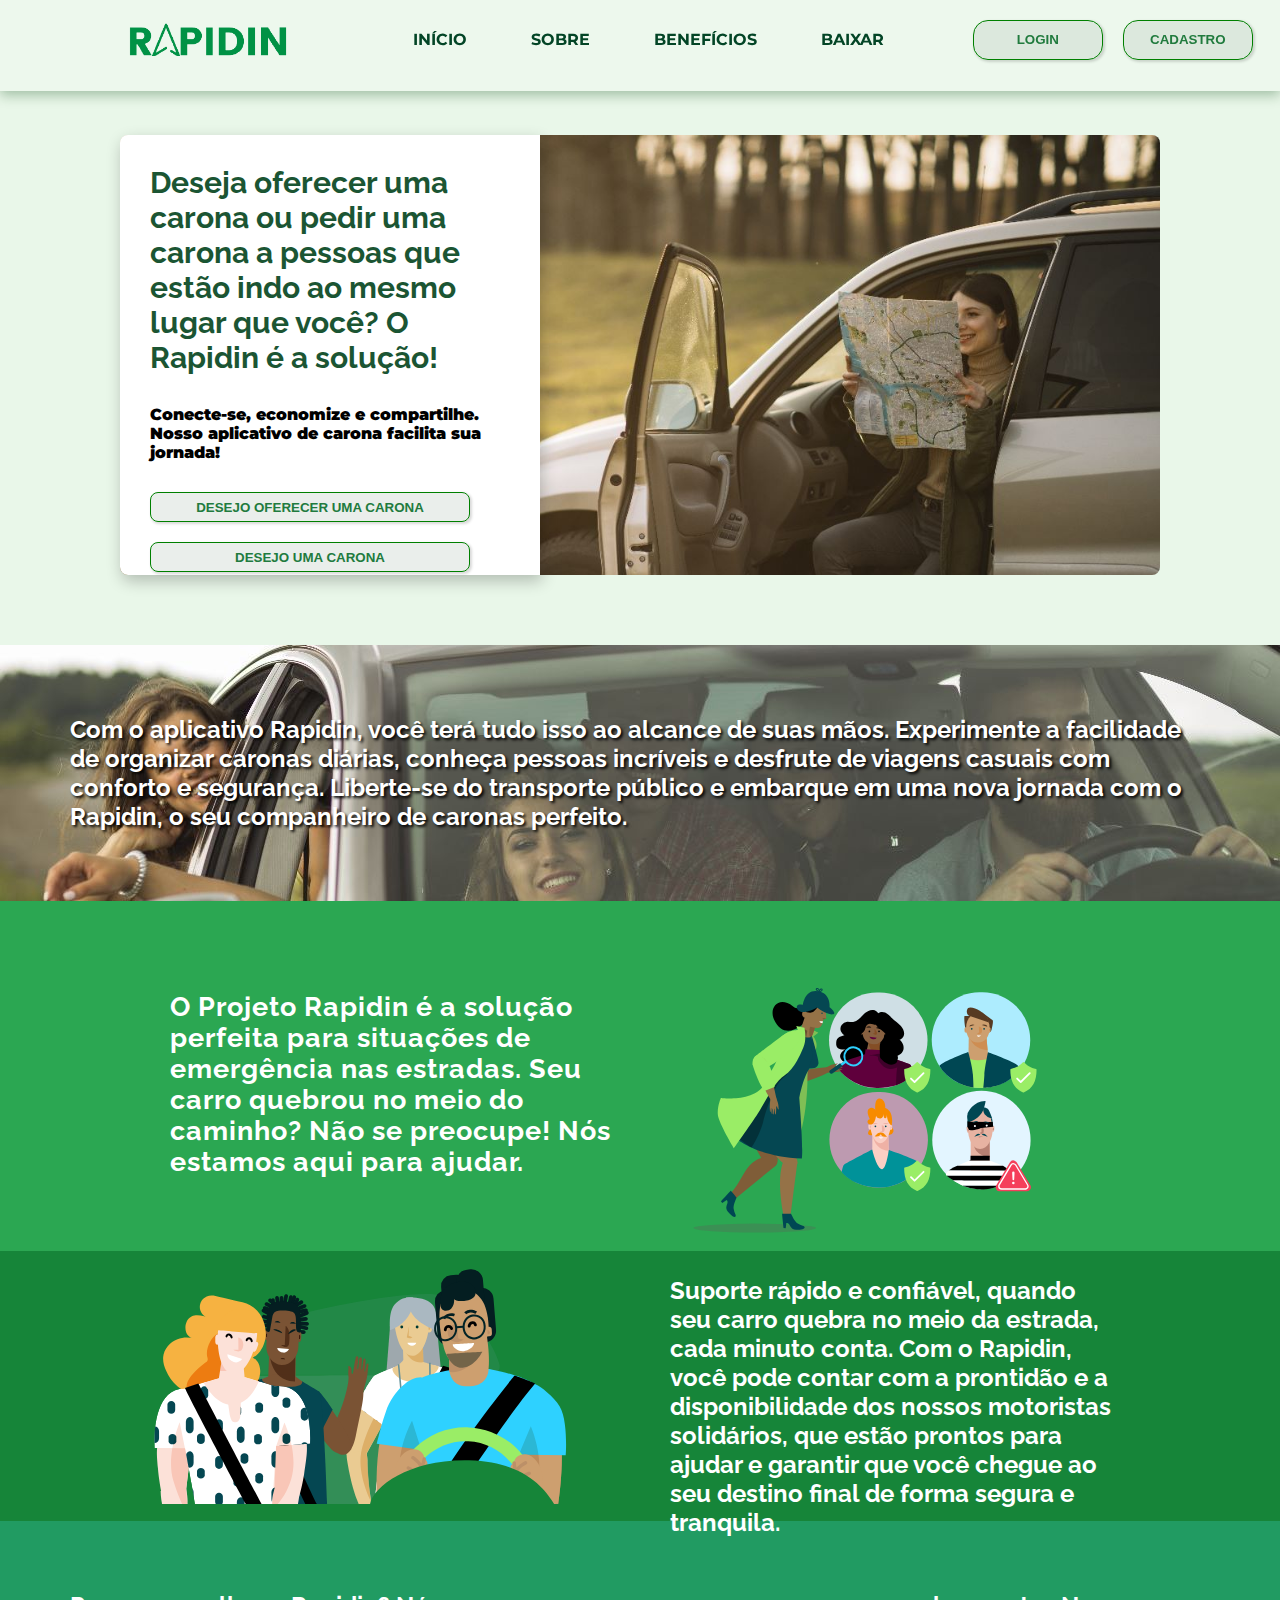
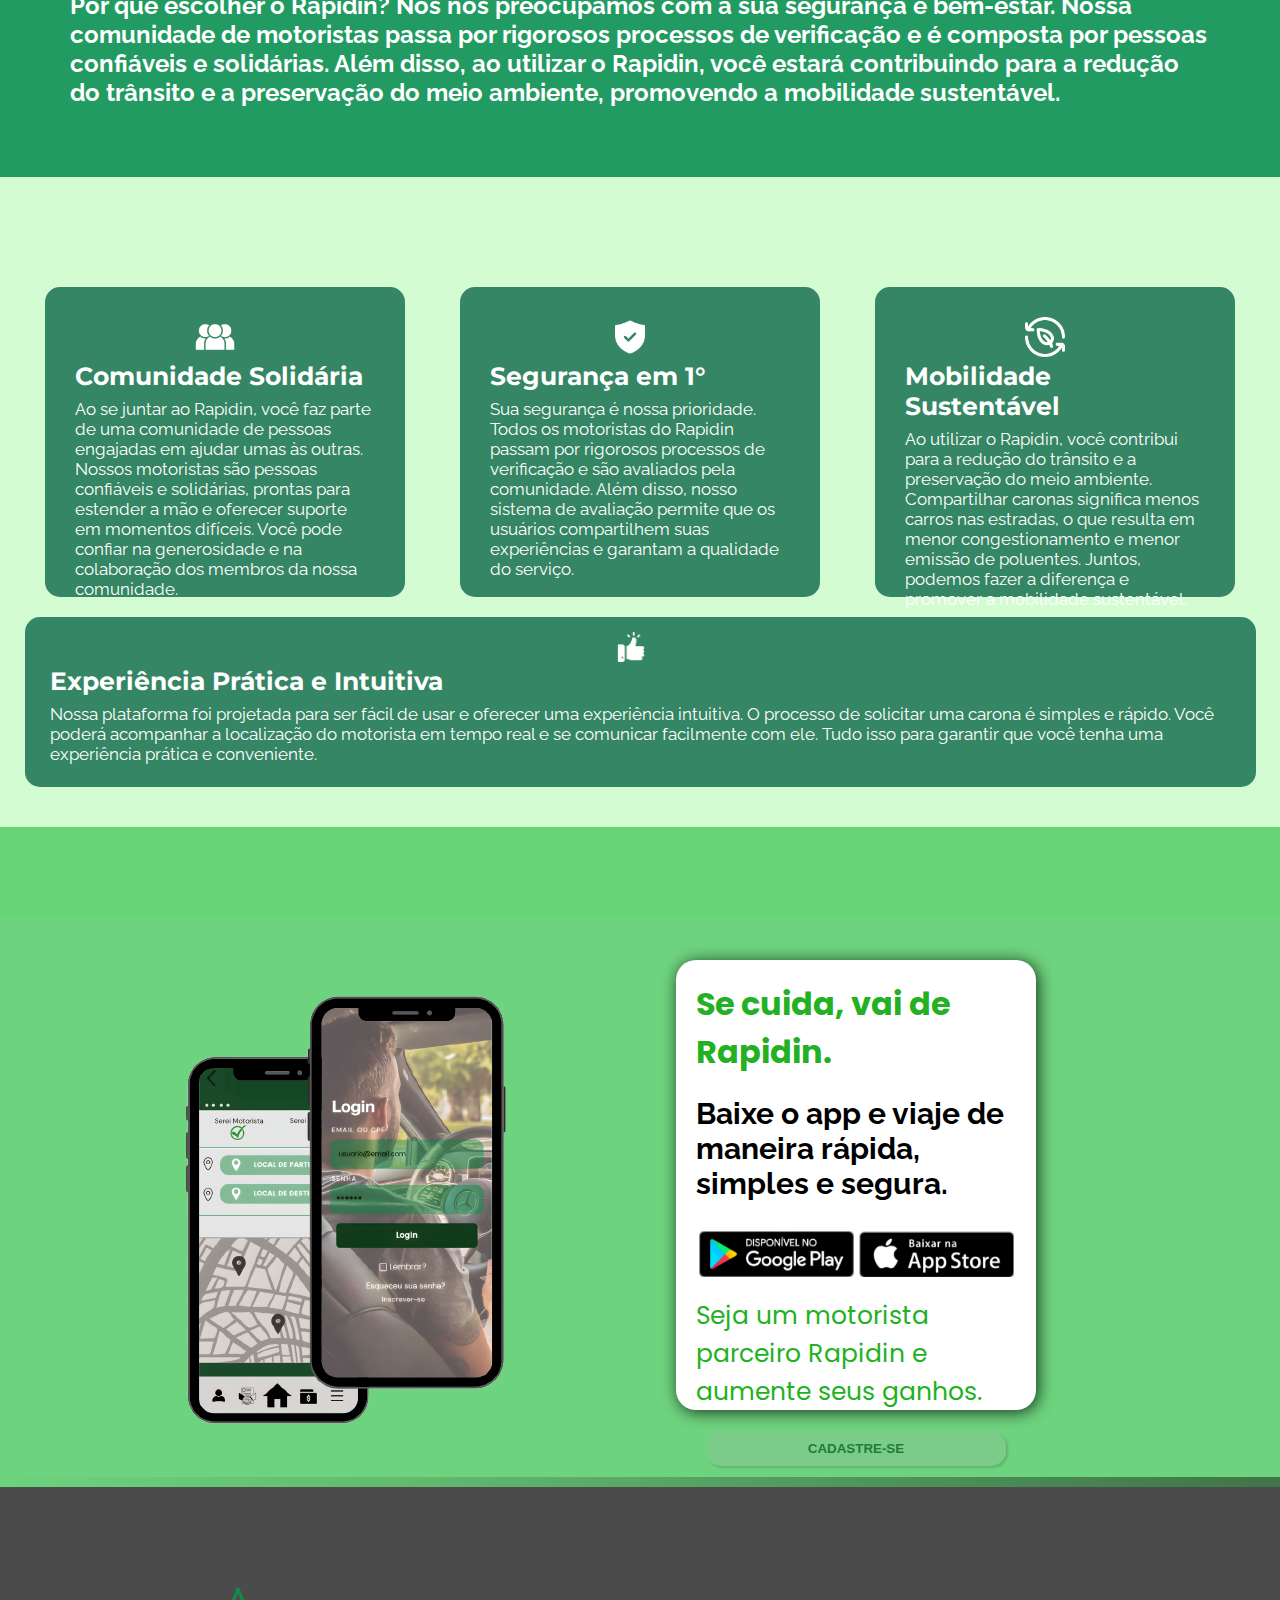
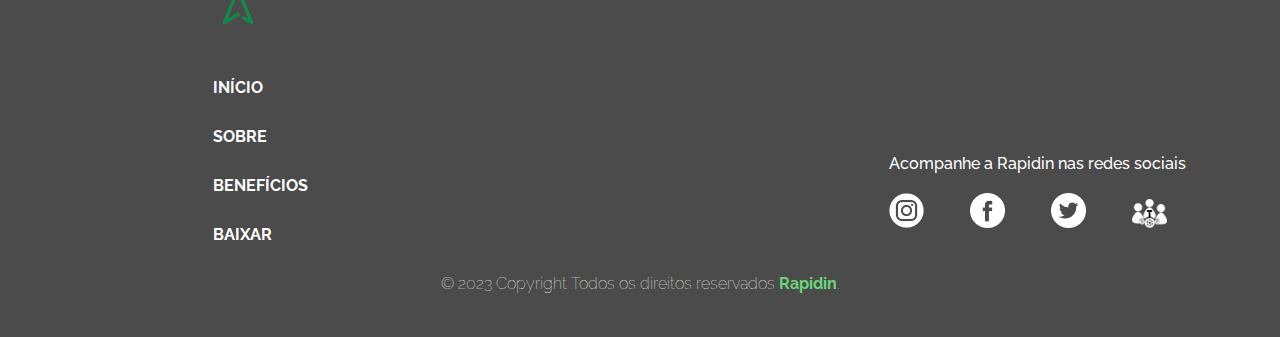
<file: index.html>
<!DOCTYPE html>
<html lang="pt-br">
    <head>
        <meta charset="UTF-8">
        <meta http-equiv="X-UA-Compatible" content="IE=edge">
        <meta name="viewport" content="width=device-width, initial-scale=1.0">
        <title>RAPIDIN</title>

        <!-- ESTILOS E FAVICON -->
        <link rel="stylesheet" href="css/style.css">
        <link rel="shortcut icon" href="imgs/logo-a.png" type="image/x-icon">
        <!------------------>
    </head>
    <body>

         <!-- CABEÇALHO COM LOGO, MENU E BOTÕES -->
        <header class="nave">
           
            <!-- MENU -->
            <nav>
                <ul>
                    <li><a href="index.html">INÍCIO</a></li>
                    <li><a href="#SOBRE">SOBRE</a></li>
                    <li><a href="#BENEFICIOS">BENEFÍCIOS</a></li>
                    <li><a href="#BAIXAR">BAIXAR</a></li>
                </ul>
            </nav>
            
            <!-- LOGO -->
            <section class="logo">
                <a href="#"><img src="imgs/logo_rapidin.png" alt="Logo do Rapidin"></a>
            </section>
            
            <!-- BOTOES -->
            <section class="botoes">
                
                <article class="box_login">
                    <a><button class="login">LOGIN</button></a>
                </article>
                
                <article class="box_cadastro">
                    <a><button class="cadastro">CADASTRO</button></a>
                </article>
            
            </section>
        
        </header>

        <!-- BOAS VINDAS, APRESENTAÇÃO -->
        <div class="home">
            <section class="box_home">
                <h2>Deseja oferecer uma carona ou pedir uma carona a pessoas que estão indo ao mesmo lugar que você? O Rapidin é a solução!</h2>
                <p>Conecte-se, economize e compartilhe. Nosso aplicativo de carona facilita sua jornada!</p>
                <div class="botoes2">
                    <div class="botao_one">
                        <a><button>DESEJO OFERECER UMA CARONA</button></a>
                    </div>
                    <div class="botao_two">
                        <a><button>DESEJO UMA CARONA</button></a>
                    </div>
                </div>
            </section>
        </div>
   
        <!-- SOBRE O RAPIDIN -->
        <section class="sobre" id="SOBRE">

            <section class="box_quatro_img">

                <section class="box_sobre_quatro">

                    <article class="sobre_quatro">
                        <h2>
                            Com o aplicativo Rapidin, você terá tudo isso ao alcance de suas mãos. Experimente a facilidade de organizar caronas diárias, conheça pessoas incríveis e desfrute de viagens casuais com conforto e segurança. Liberte-se do transporte público e embarque em uma nova jornada com o Rapidin, o seu companheiro de caronas perfeito.
                        </h2>
                    </article>

                </section>
                
            </section>

            <section class="box_sobre_um">

                <article class="sobre_um">
                    <h2>O Projeto Rapidin é a solução perfeita para situações de emergência nas estradas. Seu carro quebrou no meio do caminho? Não se preocupe! Nós estamos aqui para ajudar.
                    </h2>
                </article>

                <article class="sobre_um_logo">
                    <img src="imgs/detetive.svg" alt="Procurando por motorista">
                </article>

            </section>

            <section class="box_sobre_dois">

                <article class="sobre_dois_logo">
                    <img src="imgs/suporte.svg" alt="O suporte do Rapidin é nota 10!">
                </article>

                <article class="sobre_dois">
                    <h2>
                        Suporte rápido e confiável, quando seu carro quebra no meio da estrada, cada minuto conta. Com o Rapidin, você pode contar com a prontidão e a disponibilidade dos nossos motoristas solidários, que estão prontos para ajudar e garantir que você chegue ao seu destino final de forma segura e tranquila.
                    </h2>
                </article>

            </section>

            <section class="box_sobre_tres">

                <section class="sobre_tres">

                    <h2>
                        Por que escolher o Rapidin? Nós nos preocupamos com a sua segurança e bem-estar. Nossa comunidade de motoristas passa por rigorosos processos de verificação e é composta por pessoas confiáveis e solidárias. Além disso, ao utilizar o Rapidin, você estará contribuindo para a redução do trânsito e a preservação do meio ambiente, promovendo a mobilidade sustentável.
                    </h2>

                </section>

            </section>

        </section>

        <!-- BENEFICIOS DO RAPIDIN -->
        <section class="beneficios" id="BENEFICIOS">

            <section class="box_um_maxter">

                <article class="box_um_bene">
                    <img src="imgs/comunidade.png" alt="Comunidade">
                    <h1>Comunidade Solidária</h1>
                    <p>Ao se juntar ao Rapidin, você faz parte de uma comunidade de pessoas engajadas em ajudar umas às outras. Nossos motoristas são pessoas confiáveis e solidárias, prontas para estender a mão e oferecer suporte em momentos difíceis. Você pode confiar na generosidade e na colaboração dos membros da nossa comunidade.
                    </p>
                </article>

                <article class="box_dois_bene">
                    <img src="imgs/seguranca.png" alt="Segurança">
                    <h1>Segurança em 1°</h1>
                    <p>Sua segurança é nossa prioridade. Todos os motoristas do Rapidin passam por rigorosos processos de verificação e são avaliados pela comunidade. Além disso, nosso sistema de avaliação permite que os usuários compartilhem suas experiências e garantam a qualidade do serviço.
                    </p>
                </article>

                <article class="box_tres_bene">
                    <img src="imgs/energia-sustentavel (1).png" alt="Energia Sustentavel">
                    <h1>Mobilidade Sustentável</h1>
                    <p>Ao utilizar o Rapidin, você contribui para a redução do trânsito e a preservação do meio ambiente. Compartilhar caronas significa menos carros nas estradas, o que resulta em menor congestionamento e menor emissão de poluentes. Juntos, podemos fazer a diferença e promover a mobilidade sustentável.
                    </p>
                </article>

            </section>

            <div style="display: flex; justify-content: center;">
                <section class="box_quatro_bene">
                    <img src="imgs/pratico.png" alt="Rápido e prático">
                    <h1>Experiência Prática e Intuitiva</h1>
                    <p>Nossa plataforma foi projetada para ser fácil de usar e oferecer uma experiência intuitiva. O processo de solicitar uma carona é simples e rápido. Você poderá acompanhar a localização do motorista em tempo real e se comunicar facilmente com ele. Tudo isso para garantir que você tenha uma experiência prática e conveniente.
                    </p>
                </section>
            </div>

            <!-- BAIXE O APLICATIVO (LOJAS, LINKS SIMULADOS)-->
            <section class="box_baixar" id="BAIXAR">
               
                <div class="baixar-one-center">
                    <article class="box_baixar_one">
                        <img src="imgs/dois-celulares__1_-removebg-preview.png" alt="Dois celulares com o Rapidin">
                    </article>
                    <article class="box_baixar_two">
                        <h1>Se cuida, vai de Rapidin.</h1>
                        <h2>Baixe o app e viaje de maneira rápida, simples e segura.</h2>
                        <div class="app">
                            <img src="imgs/playstore.png" alt="" class="plstore">
                            <img src="imgs/appstore.png" alt="" class="apstore">
                        </div>
                        <p>Seja um motorista parceiro Rapidin e aumente seus ganhos.</p>
                        <div class="buton">
                            <a><button class="button_baixar">CADASTRE-SE</button></a>
                        </div>
                    </article>
                </div>

            </section>

            <div style="background-image: linear-gradient(to left, #3f7547, #50965b, #61b96e, #6DD37D)">
                <p style="color: #6DD37D; line-height: 10px;">.</p>
            </div>

            <!-- RODAPE -->
            <div class="pezin">

                <footer class="pe">

                    <img src="imgs/logo-a.png" alt="Logo do Rapidin">
                    <ul>
                        <li><a href="index.html">INÍCIO</a></li>
                        <li><a href="#SOBRE">SOBRE</a></li>
                        <li><a href="#BENEFICIOS">BENEFÍCIOS</a></li>
                        <li><a href="#BAIXAR">BAIXAR</a></li>
                    </ul>

                    <!-- REDES SOCIAIS DO RAPIDIN (SIMULADAS)-->
                    <section class="redes">
                        <p>Acompanhe a Rapidin nas redes sociais</p>
                        <div class="social">
                            <a href="https://rapidinfacebook.my.canva.site/instagramrapidin" target="_blank"><img src="imgs/instagram.png" alt="Nosso instagram!"></a>
                            <a href="https://rapidinfacebook.my.canva.site/facebookrapidin" target="_blank"><img src="imgs/facebook.png" alt="Nosso facebook!"></a>
                            <a href="https://rapidinfacebook.my.canva.site/twitterrapidin" target="_blank"><img src="imgs/twitter.png" alt="Nosso Twiiter!"></a>
                            <a href="equipe.html"><img src="imgs/equipe-rapidn.png" alt="Equipe rapidin"></a>
                        </div>
                    </section>

                    <section class="direitos">
                        <p style="color: white;">&copy; 2023 Copyright Todos os direitos reservados <a href="#"><span style="color: #6DD37D;">Rapidin</span></a>.</p>
                    </section>

                </footer>
            </div>
        </div>
    </body>
</html>
</file>
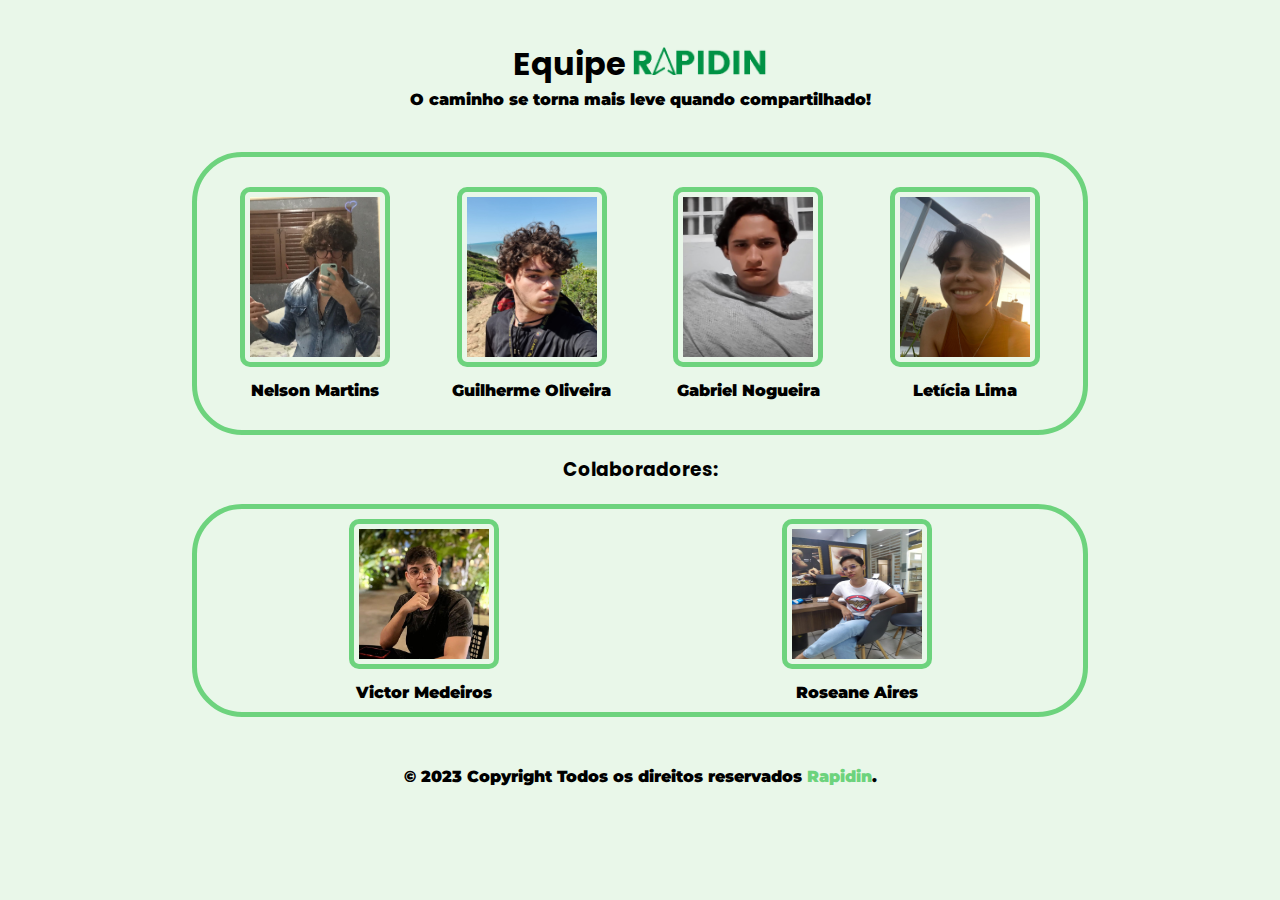
<file: equipe.html>
<!DOCTYPE html>
<html lang="pt-br">
<head>
    <meta charset="UTF-8">
    <meta name="viewport" content="width=device-width, initial-scale=1.0">
    <title>Equipe Rapidin</title>
    <link rel="stylesheet" href="css/equipe.css">
    <link rel="shortcut icon" href="imgs/logo-a.png" type="image/x-icon">
</head>
<body>

    <!-- Div principal -->
    <main id="principal">

        <!-- Cabeçalho -->
        <header>
            <h1>Equipe <a href="index.html"><img src="imgs/logo_rapidin.png" alt="Logo Rapidin" class="logo"></a></h1>
            <p>O caminho se torna mais leve quando compartilhado!</p>
        </header>

        <!-- Container com os 5 integrantes do Rapidin -->
        <section class="container">
                <div class="nelson">
                    <a href="https://www.linkedin.com/in/nelsonmartins2001/" target="_blank">
                        <img src="imgs/nelson.jpg" alt="Nelson Martins">
                        <div class="div-p">
                            <p>Nelson Martins</p>
                        </div>
                    </a>
                </div>

                <div class="guilherme">
                    <a href="https://www.linkedin.com/in/guilherme-de-oliveira-764365272" target="_blank">
                        <img src="imgs/gui.jpg" alt="Guilherme Oliveira">
                        <div class="div-p">
                            <p>Guilherme Oliveira</p>
                        </div>
                    </a>
                </div>

                <div class="gabriel">
                    <a href="https://www.linkedin.com/in/gabriel-nogueira-49aa17266" target="_blank">
                        <img src="imgs/biel.jpg" alt="Gabriel Nogueira">
                        <div class="div-p">
                            <p>Gabriel Nogueira</p>
                        </div>
                    </a>
                </div>

                <div class="leticia">
                    <a href="https://www.linkedin.com/in/let%C3%ADcia-lima-395234252/" target="_blank">
                        <img src="imgs/let.jpg" alt="Letícia Lima">
                        <div class="div-p">
                            <p>Letícia Lima</p>
                        </div>
                    </a>
                </div>

            </div>
        </section>

        <!-- Colaboradores do Rapidin -->
        <div class="col">
            <h3>Colaboradores:</h3>
        </div>

        <section class="container-col">
            <a href="https://www.linkedin.com/in/victor-medeiros-450982242/" target="_blank">
                <img src="imgs/victor.jpg" alt="Victor Medeiros">
                <div class="div-p">
                    <p>Victor Medeiros</p>
                </div>
            </a>

            <a href="https://www.linkedin.com/in/roseane-aires-b31077208" target="_blank">
                <img src="imgs/roseane.jpg" alt="Roseane Aires">
                <div class="div-p">
                    <p>Roseane Aires</p>
                </div>
            </a>

        </section>

    </main>

    <!-- Rodapé do documento -->
    <footer>

        <p>&copy; 2023 Copyright Todos os direitos reservados <a href="index.html"><span>Rapidin</span></a>.</p>

    </footer>
</body>
</html>
</file>
<file: css/style.css>
/* FONTES DO DOCUMENTO */

@import url('https://fonts.googleapis.com/css2?family=Montserrat:wght@200&display=swap');
@import url('https://fonts.googleapis.com/css2?family=Raleway:wght@300&display=swap');
@import url('https://fonts.googleapis.com/css2?family=Poppins:wght@800&display=swap');

/*********************************************/


/* ESTILOS INICIAIS E UNIVERSAIS */
* {
    list-style: none;
    text-decoration: none;
    margin: 0;
}

body {
    height: 3000px;
    margin: 0;
    background-color: #ade2ad43;
}

html {
    scroll-behavior: smooth;
}

/**************************************************/

/* Header/nav do elemento preso ao topo! */

.nave {
    position: fixed;
    z-index: 1;
    width: 100%;
    background-color: #edf8ed;
    box-shadow: rgba(3, 67, 17, 0.322) 0px 4px 12px;
    top: 0;
    line-height: 5;
}

.nave ul {
    display: flex;
    justify-content: center;
    width: 100%;
    margin: 0;
    position: absolute;
}

.nave ul li {
    margin-right: 4rem;
    transition: all 0.5s ease;
}

.nave ul li:hover {
    transform: scale(1.3);
}

.nave a {
    font-family: 'Montserrat', sans-serif;
    color: rgb(3, 69, 38);
    font-weight: bolder;
    position: relative;
    
}

.logo img {
    margin-top: 22px;
    margin-left: 10%;
    width: 160px;
    transition: all 0.4s ease;
} 

.logo img:hover {
    transform: scale(1.2);
}

.botoes {
    display: flex;
    justify-content: flex-end;
    margin-right: 20px;
    position: absolute;
    margin-left: 76%;
    margin-top: -92px;
}

.login {
    margin-top: -50px;
    width: 130px;
    height: 40px;
    border-radius: 15px;
    border: 0;
    cursor: pointer;
    box-shadow: rgba(0, 0, 0, 0.15) 1.95px 1.95px 2.6px;
    border: 1px solid green;
    background-color:rgba(167, 181, 171, 0.237);
    color: rgb(33, 123, 62);
    font-weight: bold;
    transition: all 0.4s ease;
}

.login:hover {
    transform: scale(1.1);
    color: white;
    background-color: rgb(14, 112, 38);
}

.cadastro {
    margin-top: -50px;
    margin-left: 20px;
    width: 130px;
    height: 40px;
    border-radius: 15px;
    cursor: pointer;
    box-shadow: rgba(0, 0, 0, 0.15) 1.95px 1.95px 2.6px;
    border: 1px solid green;
    background-color:rgba(167, 181, 171, 0.237);
    color: rgb(33, 123, 62);
    font-weight: bold;
    transition: all 0.4s ease;
}


.cadastro:hover {
    transform: scale(1.1);
    color: white;
    background-color: rgb(14, 112, 38);
}

/**********************************************************************/

/* Home com uma div simulando a mesma funcionalidade do aplicativo para celular*/

.home {
    background-image: url(../imgs/mulher-segurando-mapa.jpg);
    background-size: 100%;
    margin-bottom: -50px;
    margin-top: 135px;
    margin-left: 120px;
    margin-right: 120px;
    border-radius: 8px;
}

.box_home {
    width: 360px;
    height: 380px;
    background-color: white;
    padding: 30px;
    box-shadow: rgba(0, 0, 0, 0.24) 2px 6px 16px;
    border-top-right-radius: 0px;
    border-top-left-radius: 8px;
    border-bottom-right-radius: 0px;
    border-bottom-left-radius: 8px;
}

.box_home h2{
    color: rgb(27, 85, 51);
    font-family: 'Raleway', sans-serif;
    font-size: 30px;
    font-weight: bold;
}

.box_home p {
    margin-top: 30px;
    font-family: 'Montserrat', sans-serif;
    font-weight: 900;
}

.botoes2{
    margin-top: 30px;
}

.botao_one button {
    width: 320px;
    height: 30px;
    border-top-right-radius: 8px;
    border-bottom-right-radius: 8px;
    border-top-left-radius: 8px;
    border-bottom-left-radius: 8px;
    border: 0;
    cursor: pointer;
    box-shadow: rgba(0, 0, 0, 0.15) 1.95px 1.95px 2.6px;
    border: 1px solid green;
    background-color:rgba(167, 181, 171, 0.237);
    color: rgb(33, 123, 62);
    font-weight: bold;
    transition: all 0.4s ease;
}

.botao_two button {
    margin-top: 20px;
    width: 320px;
    height: 30px;
    border-top-right-radius: 8px;
    border-bottom-right-radius: 8px;
    border-top-left-radius: 8px;
    border-bottom-left-radius: 8px;
    border: 0;
    cursor: pointer;
    box-shadow: rgba(0, 0, 0, 0.15) 1.95px 1.95px 2.6px;
    border: 1px solid green;
    background-color:rgba(167, 181, 171, 0.237);
    color: rgb(33, 123, 62);
    font-weight: bold;
    transition: all 0.4s ease;
}

.botao_two button:hover, .botao_one button:hover {
    transform: scale(1.1);
}

/************************************************************************/

/* SOBRE - Expecificações da funcionalidade do aplicativo */

.box_quatro_img {
    background-image: url(../imgs/amigos-carona.jpg);
    background-size: 100%;
}

.box_sobre_quatro {
    margin-top: 120px;
    font-family: 'Raleway', sans-serif;
    display: flex;
    justify-content: center;
    color: rgb(255, 255, 255);
    padding: 70px;
    text-shadow: black 2px 2px 3px;
    background-color: rgba(0, 0, 0, 0.493);
}

.box_sobre_um {
    display: flex;
    justify-content: center;
    background-color: rgb(43, 167, 82);
    height: 350px;
}

.sobre_um {
    padding-top: 90px !important;
    color: white;
    font-family: 'Raleway', sans-serif;
    width: 450px;
    margin-bottom: 100px;
    font-size: 18px;
    letter-spacing: 1px;
}

.sobre_um_logo {
    margin-top: 23px;
    width: 490px;
    transition: all 0.4s ease;
    margin-bottom: 20px;
}

.sobre_um_logo:hover {
    transform: scale(0.9);
}

.box_sobre_dois {
    background-color: rgb(22, 133, 57);
    display: flex;
    justify-content: center;
    height: 270px;
    
}

.sobre_dois {
    margin-top: -25px;
    padding: 50px;
    color: white;
    font-family: 'Raleway', sans-serif;
    width: 450px;
    margin-left: 490px;
}

.sobre_dois_logo {
    margin-top: -36px;
    width: 500px;
    margin-right: -480px;
    transition: all 0.4s ease;
}

.sobre_dois_logo:hover{
    transform: scale(0.9);
}

.box_sobre_tres {
    font-family: 'Raleway', sans-serif;
    background-color: rgb(33, 155, 98);
    display: flex;
    justify-content: center;
    color: white;
    padding: 70px;
}

/* BOX de benéficios do aplicativo */

.beneficios {
    padding-top: 140px;
    height: 600px;
    background-color: rgb(211, 252, 211);
}

.box_um_maxter {
    margin-top: -30px;
    display: flex;
    justify-content: center;
}


.box_um_bene {
    width: 300px;
    background-color: rgb(53, 134, 100);
    border-radius: 15px;
    height: 250px;
    color: white;
    padding: 30px;
    transition: all 0.4s ease;
}

.box_um_bene:hover {
    transform: scale(1.1);
}

.box_um_bene img {
    width: 40px;
    margin-left: 40%;
    filter: invert(100%);
}

.box_um_maxter h1{
    font-family: 'Montserrat', sans-serif;
    font-size: 25px;
}

.box_um_maxter p {
    font-family: 'Raleway', sans-serif;
    margin-top: 8px;
    font-size: 17px;
}

.box_dois_bene {
    width: 300px;
    margin-left: 55px;
    background-color: rgb(53, 134, 100);
    border-radius: 15px;
    height: 250px;
    color: white;
    padding: 30px;
    transition: all 0.4s ease;
}

.box_dois_bene:hover {
    transform: scale(1.1);
}

.box_dois_bene img {
    width: 40px;
    margin-left: 40%;
    filter: invert(100%);
}

.box_dois_maxter h1{
    font-family: 'Montserrat', sans-serif;
    font-size: 25px;
}

.box_dois_maxter p {
    font-family: 'Raleway', sans-serif;
    margin-top: 8px;
    font-size: 17px;
}

.box_tres_bene {
    width: 300px;
    margin-left: 55px;
    background-color: rgb(53, 134, 100);
    border-radius: 15px;
    height: 250px;
    color: white;
    padding: 30px;
    transition: all 0.4s ease;
}

.box_tres_bene:hover {
    transform: scale(1.1);
}

.box_tres_bene img {
    width: 40px;
    margin-left: 40%;
    filter: invert(100%);
}

.box_tres_maxter h1{
    font-family: 'Montserrat', sans-serif;
    font-size: 25px;
}

.box_tres_maxter p {
    font-family: 'Raleway', sans-serif;
    margin-top: 8px;
    font-size: 17px;
}

.box_quatro_bene {
    width: 1181px;
    background-color: rgb(53, 134, 100);
    border-radius: 15px;
    height: 120px;
    color: white;
    padding: 25px;
    transition: all 0.4s ease;
    margin-top: 20px;
}

.box_quatro_bene:hover {
    transform: scale(0.9);
}

.box_quatro_bene img {
    width: 30px;
    margin-left: 48%;
    margin-top: -10px;
    filter: invert(100%);
}

.box_quatro_bene h1{
    font-family: 'Montserrat', sans-serif;
    font-size: 25px;
}

.box_quatro_bene p {
    font-family: 'Raleway', sans-serif;
    margin-top: 8px;
    font-size: 17px;
}

/************************************************************/


/* Box simulando o link com a loja de aplicativos */

.box_baixar {
    margin-top: 40px;
    display: flex;
    justify-content: center;
    background-color: rgba(67, 199, 89, 0.747);
    height: 650px;
}
.baixar-one-center {
    width: 85%;
    margin: 20px auto;
    display: flex;
    align-self: center;
    padding: 0;
}

.box_baixar_one img{
    margin-top: 120px;
    width: 500px;
    height: 500px;
}

.box_baixar_two {
    margin-left: 80px;
    margin-top: 120px;
    background-color: rgb(255, 255, 255);
    width: 320px;
    height: 410px;
    border-radius: 20px;
    padding: 20px;
    box-shadow: rgb(21, 51, 27) 2px 2px 16px;
}

.box_baixar_two h1 {
    font-family: 'Poppins', sans-serif;
    color: rgb(35, 177, 35);
}

.box_baixar_two h2 {
    margin-top: 20px;
    font-family: 'Raleway', sans-serif;
    font-size: 30px;
}

.app {
    margin-top: 30px;
    margin-bottom: 20px;
    display: flex;
    justify-content: space-around;
}

.app img {
    width: 155px;
    cursor: pointer;
    transition: all 0.5s ease;
}

.app img:hover{
    transform: scale(1.1);
}

.box_baixar_two p {
    width: 100%;
    margin-top: 20px;
    font-family: 'Poppins', sans-serif;
    font-size: 25px;
    color: rgb(35, 177, 35);
    margin-bottom: 10px;
    
}

.buton {
    text-align: center;
}

.button_baixar {
    margin-top: 10px;
    width: 300px;
    height: 35px;
    border-radius: 15px;
    border: 0;
    cursor: pointer;
    box-shadow: rgba(0, 0, 0, 0.15) 1.95px 1.95px 2.6px;
    background-color:rgba(167, 181, 171, 0.237);
    color: rgb(33, 123, 62);
    font-weight: bold;
    transition: all 0.4s ease;
}

.button_baixar:hover {
    transform: scale(1.1);
    color: white;
    background-color: rgb(14, 112, 38);
}

/*****************************************************************/

/* RODAPÉ */

.pezin {
    background-color: #4A4B4A;
    height: 350px;
    padding: 50px;
    justify-content: center;
    display: flex;
}

.pe img {
    width: 30px;
    margin-top: 50px;
    margin-left: 50px;
    margin-bottom: 50px;
}

.pe li{
    display: flex;
    margin-bottom: 30px;
    margin-right: 800px;
}

.pe a{
    font-family: 'Raleway', sans-serif;
    font-weight: bold;
    color: white;
    transition: all 0.5s ease;
}

.pe a:hover {
    transform: scale(1.1);
    color: rgb(0, 255, 0);
}

.pe p {
    font-family: 'Raleway', sans-serif;
    font-weight: 100;
}

.direitos {
    display: flex;
    justify-content: center;
}

.redes {
    width: 416px;
    height: 120px;
    color: white;
    margin-top: -120px;
    margin-left: 70%;
}

.social a {
    margin-right: 20px;
}

.redes p {
    font-weight: 500;
    margin-left: 15%;
    margin-bottom: -30px;
}

.redes img {
    margin-top: 10;
    margin-right: -40px;
    margin-left: 62px;
    width: 35px;
    filter: invert(100%);
    cursor: pointer;
    transition: all 0.5s ease;
}

.redes img:hover{
    transform: scale(1.2);
}

/****************************************************/
</file>
<file: css/equipe.css>
/* FONTES DO DOCUMENTO */

@import url('https://fonts.googleapis.com/css2?family=Montserrat:wght@200&display=swap');
@import url('https://fonts.googleapis.com/css2?family=Poppins:wght@800&display=swap');

/*********************************************/

/* ESTILOS INICIAIS */
* {
    margin: 0;
    padding: 0;
    box-sizing: border-box;
}

body {
    background-color: #ade2ad43;
}

body h1, h3 {
    font-family: 'Poppins';
}

body p {
    font-family: 'Montserrat';
    font-size: 16px;
    font-weight: 900;
}

/*********************************************/


/* CABEÇALHO */
header {
    padding: 20px;
    text-align: center;
    margin: 20px auto;
    border-radius: 10px;
    width: 70%;
    line-height: 1.5;
}

header a {
    text-decoration: none;
    color: black;
}

header a:hover {
    color: rgb(14, 112, 38);
}

.logo {
    width: 135px;
}

/****************************/

/* INTEGRANTES */
.container {
    padding: 10px;
    width: 70%;
    margin: 10px auto;
    border: 5px solid #6DD37D;
    border-radius: 50px;
    display: flex;
}

.nelson, .guilherme, .gabriel, .leticia {
    width: 25%;
    padding: 20px;
    text-align: center;
}

.container a {
    text-decoration: none;
    color: black;
}

.container a:hover {
    color: #3caa76; 
}

.container img {
    width: 150px;
    height: 180px;
    margin-bottom: 10px;
    border: 5px solid #6DD37D;
    border-radius: 10px;
    padding: 5px;

}

/****************************/

/* TITULO DE COLABORADORES  */
.col {
    margin: 20px auto;
    width: 70%;
    text-align: center;
}

/****************************/

/* CONTAINER DE COLABORADORES */
.container-col {
    padding: 10px;
    width: 70%;
    margin: 10px auto;
    border: 5px solid #6DD37D;
    border-radius: 50px;
    display: flex;
    text-align: center;
    justify-content: space-around;
}

.victor, .roseane {
    width: 25%;
    padding: 20px;
    text-align: center;
}

.container-col a {
    text-decoration: none;
    color: black;
}

.container-col a:hover {
    color: #3caa76; 
}

.container-col img {
    width: 150px;
    height: 150px;
    margin-bottom: 10px;
    border: 5px solid #6DD37D;
    border-radius: 10px;
    padding: 5px;
}

/***************************************/

/* RODAPE DO DOCUMENTO */
footer {
    width: 70%;
    margin: 50px auto;
    text-align: center;
}

footer a {
    text-decoration: none;
}

footer span {
    color: #6DD37D;
    font-weight: 900;
}

footer span:hover {
    color: #3caa76;
}
/*********************************************/
</file>
